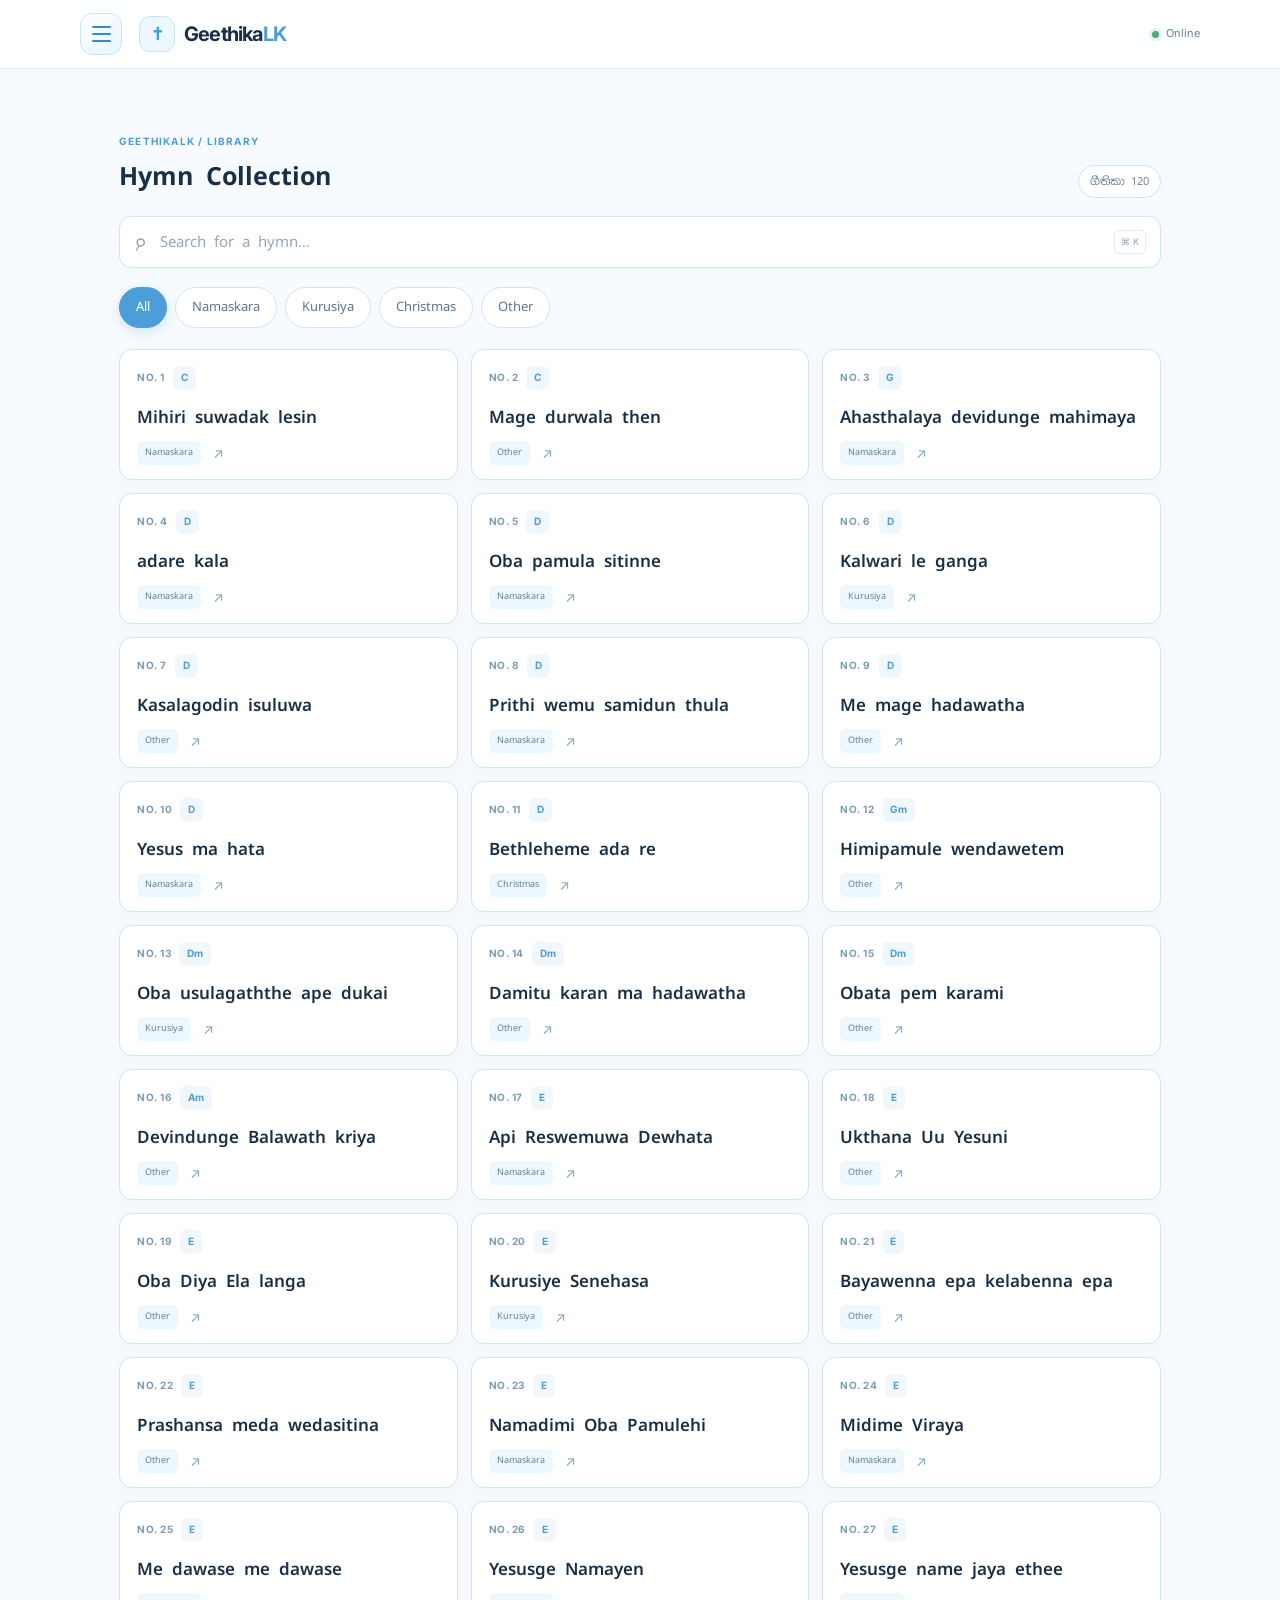
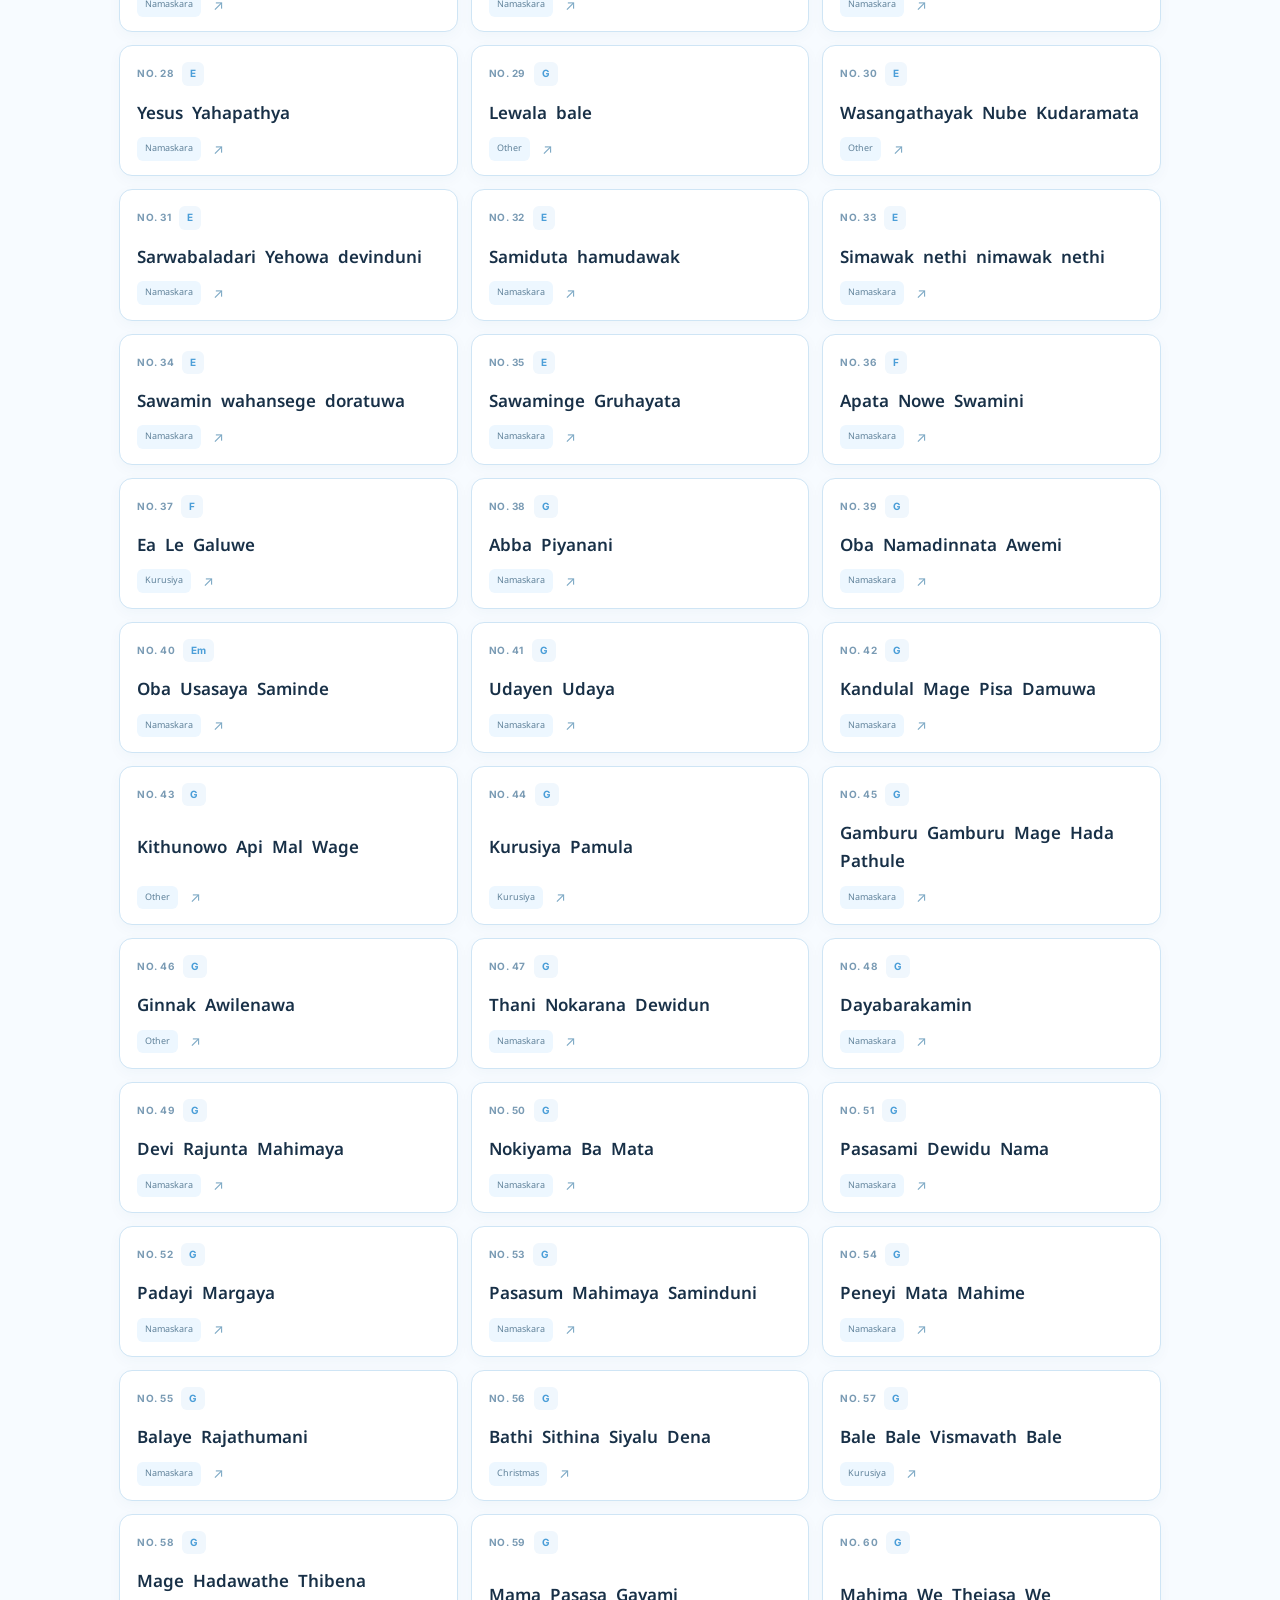
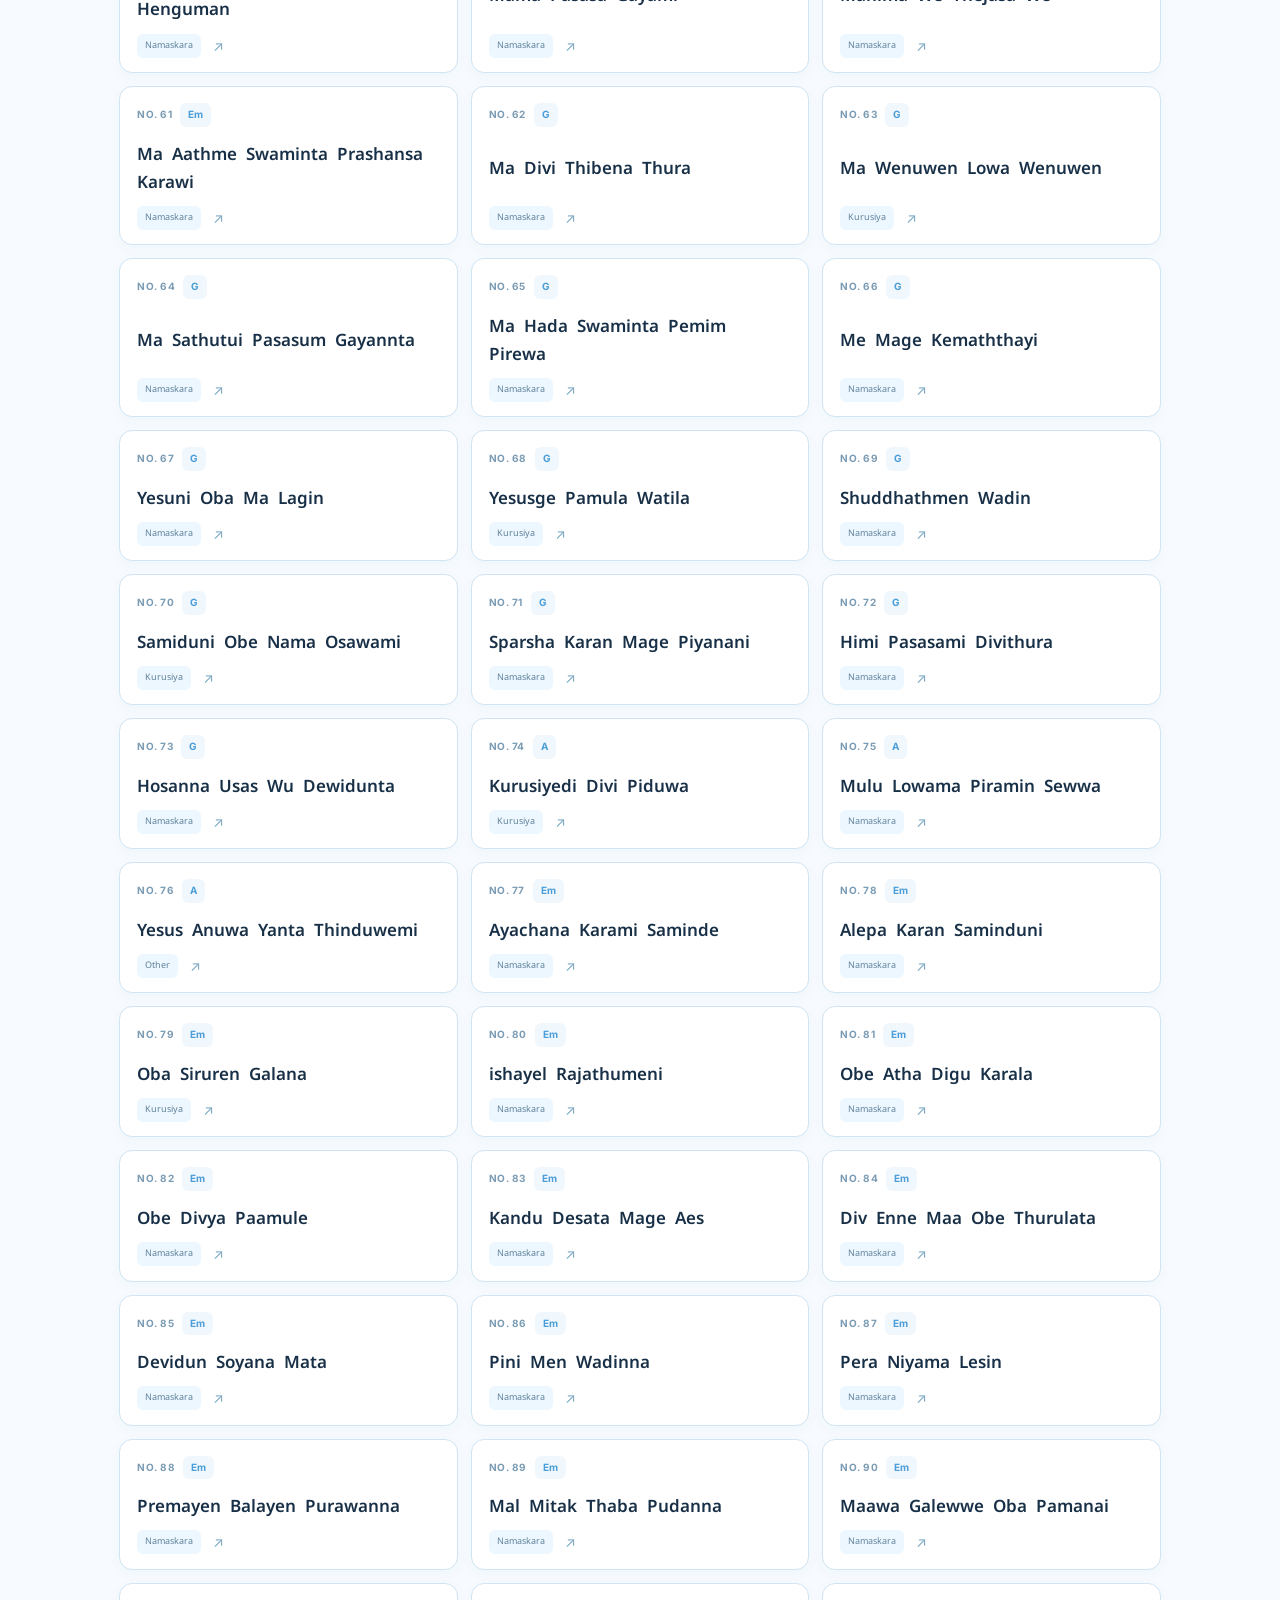
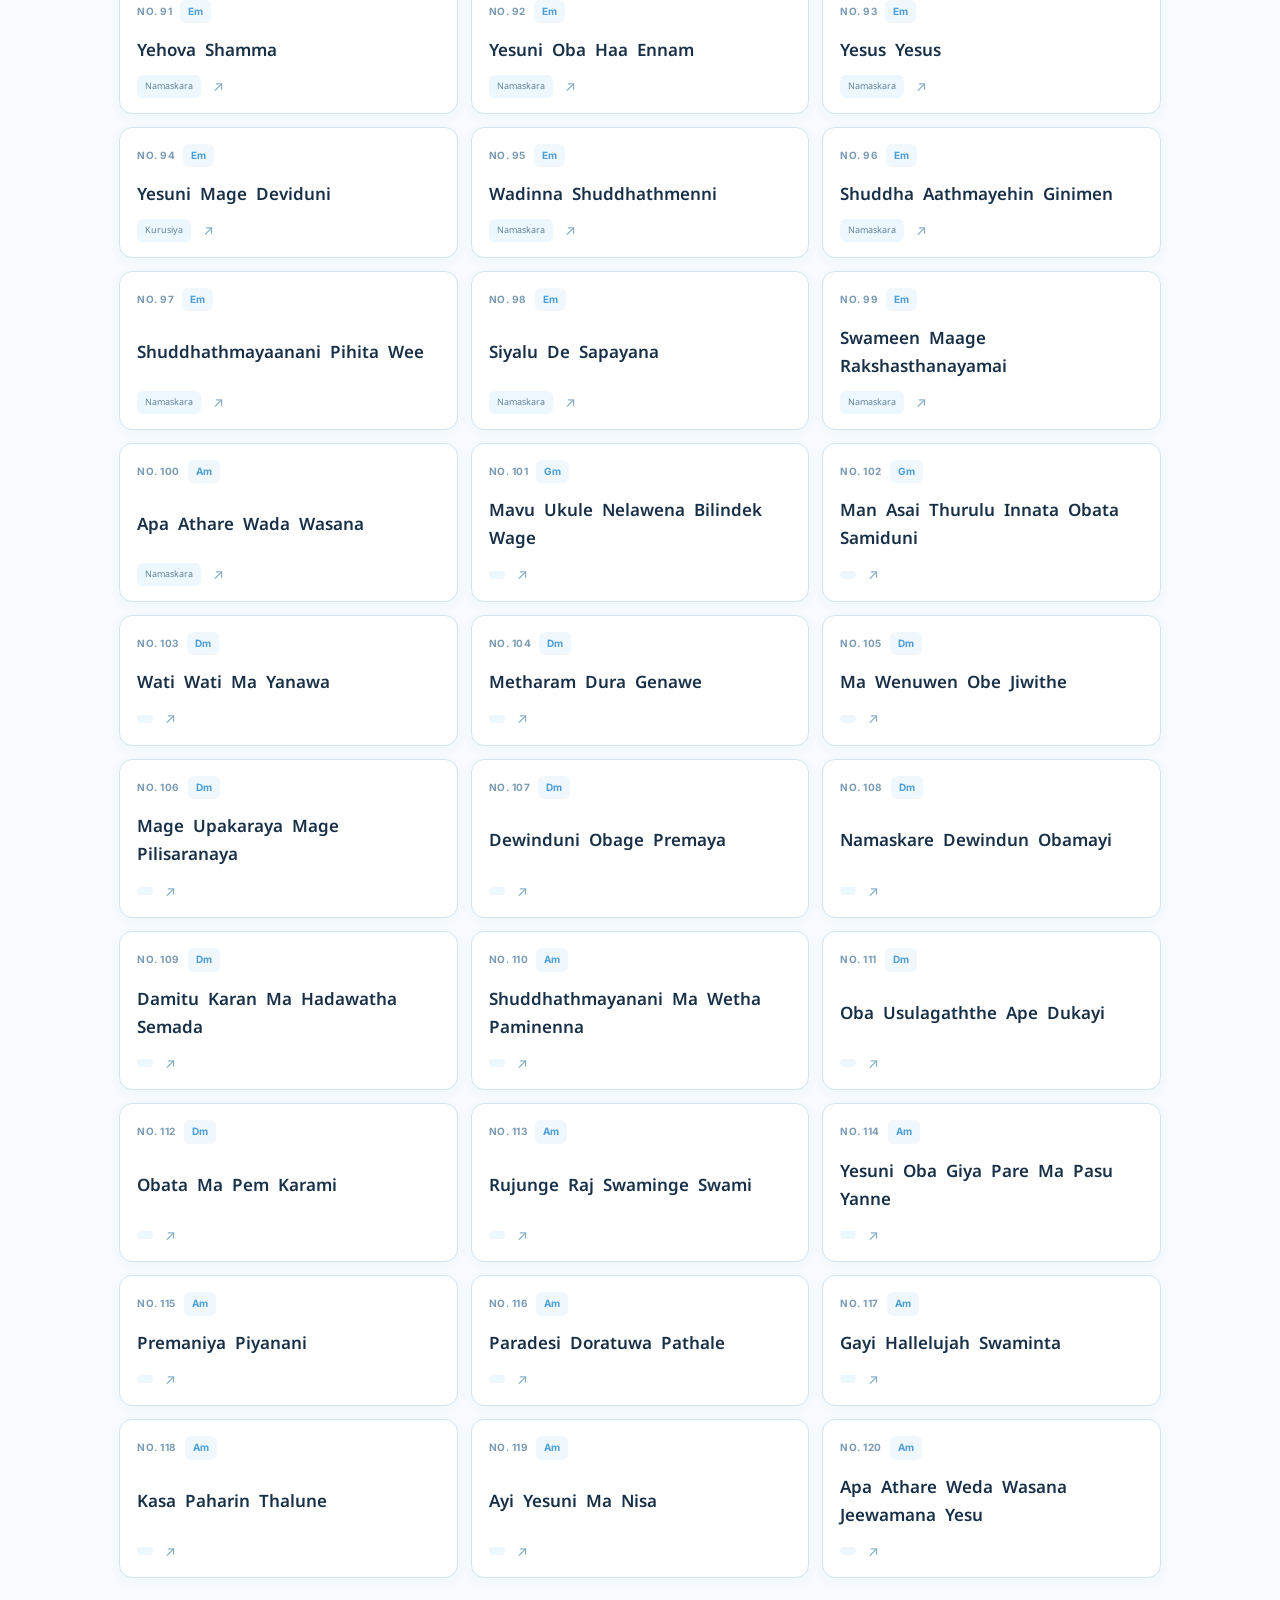
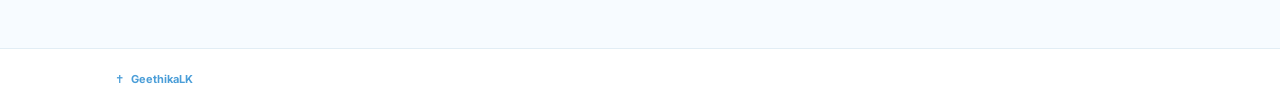
<file: index.html>
<!doctype html>
<html lang="si">
<head>
  <meta charset="utf-8">
  <meta name="viewport" content="width=device-width, initial-scale=1">
  <meta name="theme-color" content="#b9e2ff">
  <meta name="description" content="GeethikaLK — සිංහල ගීතිකා, Chords, ප්‍රියතම ගීතිකා සහ Offline පහසුකම්.">
  <title>GeethikaLK — සිංහල ගීතිකා</title>

  <link rel="icon" href="./icon.svg" type="image/svg+xml">
  <link rel="manifest" href="./manifest.json">

  <link rel="preconnect" href="https://fonts.googleapis.com">
  <link rel="preconnect" href="https://fonts.gstatic.com" crossorigin>
  <link href="https://fonts.googleapis.com/css2?family=Noto+Sans+Sinhala:wght@400;500;600;700&family=Inter:wght@400;500;600;700&display=swap" rel="stylesheet">

  <link rel="stylesheet" href="./styles.css">
</head>

<body class="app-page">

  <!-- HEADER -->
  <header class="site-header">
    <div class="header-inner">

      <button
        class="menu-toggle"
        id="menu-toggle"
        type="button"
        aria-label="Open navigation menu"
        aria-controls="app-sidebar"
        aria-expanded="false"
      >
        <span></span>
        <span></span>
        <span></span>
      </button>

      <a class="brand" href="./" aria-label="GeethikaLK home">
        <span class="brand-cross" aria-hidden="true">✝</span>
        <span>Geethika<span class="brand-lk">LK</span></span>
      </a>

      <div class="header-actions">
        <span class="offline-status" id="offline-status">
          <i></i>
          <span>Online</span>
        </span>
      </div>

    </div>
  </header>

  <!-- SIDEBAR OVERLAY -->
  <div
    class="sidebar-overlay"
    id="sidebar-overlay"
    hidden
  ></div>

  <!-- SIDEBAR -->
  <aside
    class="app-sidebar"
    id="app-sidebar"
    aria-label="Main navigation"
    aria-hidden="true"
    inert
  >

    <div class="sidebar-header">

      <a class="sidebar-brand" href="./">
        <span class="sidebar-brand-icon" aria-hidden="true">✝</span>

        <span>
          <strong>GeethikaLK</strong>
          
        </span>
      </a>

      <button
        class="sidebar-close"
        id="sidebar-close"
        type="button"
        aria-label="Close navigation menu"
      >
        ✕
      </button>

    </div>

    <nav class="sidebar-nav" aria-label="App menu">

      <p class="sidebar-label">LIBRARY</p>

      <button
        class="sidebar-item active"
        type="button"
        data-menu-action="all-hymns"
      >
        <span class="sidebar-item-icon" aria-hidden="true">⌂</span>
        <span>All Hymns</span>
        <span class="sidebar-item-arrow" aria-hidden="true">›</span>
      </button>

      <button
        class="sidebar-item"
        type="button"
        data-menu-action="favourites"
      >
        <span class="sidebar-item-icon" aria-hidden="true">♡</span>
        <span>My Favourite Hymns</span>
        <span class="sidebar-item-arrow" aria-hidden="true">›</span>
      </button>

      <p class="sidebar-label">PERSONALIZE</p>

      <button
        class="sidebar-item"
        type="button"
        data-menu-action="settings"
      >
        <span class="sidebar-item-icon" aria-hidden="true">⚙</span>
        <span>Settings</span>
        <span class="sidebar-item-arrow" aria-hidden="true">›</span>
      </button>

      <button
        class="sidebar-item"
        type="button"
        data-menu-action="about"
      >
        <span class="sidebar-item-icon" aria-hidden="true">ⓘ</span>
        <span>About Us</span>
        <span class="sidebar-item-arrow" aria-hidden="true">›</span>
      </button>

      <p class="sidebar-label">GET IN TOUCH</p>

      <a
        class="sidebar-item"
        href="mailto:emalkumarasiri2006@gmail.com"
      >
        <span class="sidebar-item-icon" aria-hidden="true">✉</span>
        <span>Email Us</span>
        <span class="sidebar-item-arrow" aria-hidden="true">↗</span>
      </a>

      <a
        class="sidebar-item"
        href="https://wa.me/94781017643"
        target="_blank"
        rel="noopener noreferrer"
      >
        <span class="sidebar-item-icon" aria-hidden="true">☏</span>
        <span>Contact Us</span>
        <span class="sidebar-item-arrow" aria-hidden="true">↗</span>
      </a>

    </nav>

    <div class="sidebar-footer">
      <span class="sidebar-footer-cross" aria-hidden="true">✝</span>
      <p>GeethikaLK</p>
      
      <small class="sidebar-version">Founder & Developer - Emal Kumarasiri</small>
    </div>

  </aside>

  <!-- SETTINGS DIALOG -->
  <dialog class="app-dialog" id="settings-dialog">

    <div class="dialog-header">
      <div>
        <span class="dialog-eyebrow">PERSONALIZE</span>
        <h2 id="settings-title">⚙️ Settings</h2>
      </div>

      <button
        class="dialog-close"
        type="button"
        data-close-dialog
        aria-label="Close settings"
      >✕</button>
    </div>

    <div class="dialog-content">

      <div class="settings-option">
        <div class="settings-option-text">
          <strong>Dark Mode</strong>
        </div>

        <label class="switch-control">
          <input type="checkbox" id="dark-mode-toggle">
          <span class="switch-slider"></span>
        </label>
      </div>

      <div class="settings-option">
        <div class="settings-option-text">
          <strong>Lyrics Font Size</strong>
         
        </div>

        <div class="font-size-controls">
          <button
            type="button"
            id="settings-font-down"
            aria-label="Decrease lyrics font size"
          >A−</button>

          <button
            type="button"
            id="settings-font-up"
            aria-label="Increase lyrics font size"
          >A+</button>
        </div>
      </div>

     

    </div>

    <div class="dialog-actions">
      <button class="dialog-primary" type="button" data-close-dialog>
        Done
      </button>
    </div>

  </dialog>

  <!-- ABOUT DIALOG -->
  <dialog class="app-dialog about-dialog" id="about-dialog">

    <div class="dialog-header">
      <div>
        <span class="dialog-eyebrow">ABOUT THE APP</span>
        <h2 id="about-title">About GeethikaLK</h2>
      </div>

      <button
        class="dialog-close"
        type="button"
        data-close-dialog
        aria-label="Close about"
      >✕</button>
    </div>

    <div class="about-content">

      <div class="about-app-icon" aria-hidden="true">✝</div>

      <h3>GeethikaLK</h3>
      <p class="about-sinhala-title">සිංහල ගීතිකා</p>

      <p class="about-description">GeethikaLK is a simple, fast and offline-ready app for Sri Lankan Christian Geethika. Search by number or title, view chords above lyrics, and instantly transpose keys to match your worship team. Built for worship, not for ads
      
      </p>

      <div class="about-divider"></div>

      <div class="about-detail">
        <span>Developer</span>
        <strong>Emal kumarasiri</strong>
      </div>

      <div class="about-detail">
        <span>Email</span>
        <a href="mailto:emalkumarasiri2006@gmail.com">
          emalkumarasiri2006@gmail.com
        </a>
      </div>

      <div class="about-detail">
        <span>App</span>
        <strong>GeethikaLK</strong>
      </div>

    </div>

    <div class="dialog-actions">
      <button class="dialog-primary" type="button" data-close-dialog>
        Close
      </button>
    </div>

  </dialog>

  <!-- MAIN CONTENT -->
  <main class="app-shell">

    <!-- HOME VIEW -->
    <section
      class="home-view"
      id="home-view"
      aria-labelledby="home-title"
    >

      <div class="catalog-section">

        <div class="catalog-top">
          <div>
            <p class="section-kicker">GEETHIKALK / LIBRARY</p>
            <h2 id="catalog-title">Hymn Collection</h2>
          </div>

          <span class="song-count" id="song-count">0 Hymns</span>
        </div>

        <label class="search-wrap" for="song-search">
          <span class="search-icon" aria-hidden="true">⌕</span>

          <input
            id="song-search"
            type="search"
            placeholder="Search for a hymn…"
            autocomplete="off"
          >

          <kbd>⌘ K</kbd>
        </label>

        <div
          class="category-bar"
          id="category-bar"
          role="group"
          aria-label="Hymn Category"
        ></div>

        <div
          class="song-grid"
          id="song-grid"
          aria-live="polite"
        ></div>

        <div class="empty-state" id="empty-state" hidden>
          <span aria-hidden="true">✝</span>
          <h3>No Hymns Found</h3>
          <p>Try searching again with a different word or category.</p>
        </div>

      </div>

    </section>

    <!-- INDIVIDUAL SONG VIEW -->
    <section
      class="song-view"
      id="song-view"
      aria-labelledby="song-title"
      hidden
    >

      <button class="back-button" id="back-button" type="button">
        <span aria-hidden="true">←</span>
        Hymn Collection
      </button>

      <div class="song-heading">

        <div>
          <div class="song-meta-line">
            <span class="song-number" id="view-number"></span>
            <span class="meta-separator">/</span>
            <span class="song-category" id="view-category"></span>
          </div>

          <h1 id="song-title"></h1>
          <p class="original-key" id="original-key"></p>
        </div>

        <span class="song-cross" aria-hidden="true">✝</span>

      </div>

      <div class="song-toolbar" role="toolbar" aria-label="Hymn Controls">

        <div class="tool-group transpose-group">
          <span class="tool-caption">Key</span>

          <button
            class="tool-button"
            id="transpose-down"
            type="button"
            aria-label="Key අඩු කරන්න"
          >−</button>

          <span class="current-key" id="current-key">Key: G</span>

          <button
            class="tool-button"
            id="transpose-up"
            type="button"
            aria-label="Key වැඩි කරන්න"
          >+</button>
        </div>

        <div class="tool-group font-group">
          <span class="tool-caption">Font Size</span>

          <button
            class="tool-button"
            id="font-down"
            type="button"
            aria-label="Font Size කුඩා කරන්න"
          >A−</button>

          <button
            class="tool-button"
            id="font-up"
            type="button"
            aria-label="Font Size විශාල කරන්න"
          >A+</button>
        </div>

        <button
          class="tool-button scroll-button"
          id="autoscroll-button"
          type="button"
          aria-pressed="false"
        >
          <span aria-hidden="true">▶</span>
          <span>AutoScroll</span>
        </button>

        <button
          class="tool-button favourite-button"
          id="favourite-button"
          type="button"
          aria-pressed="false"
          aria-label="Mark as Favourite"
        >
          <span aria-hidden="true">☆</span>
          <span class="favourite-label">Favourite</span>
        </button>

      </div>

      <div class="sample-notice" id="sample-notice" hidden>
        
      </div>

      <article class="lyrics-card">

        <div class="lyrics-topline">
          <span>Lyrics and Chords</span>
          <span class="lyrics-hint">Chords are shown in blue</span>
        </div>

        <div
          class="lyrics-content"
          id="lyrics-content"
          aria-live="polite"
        ></div>

      </article>

      <div class="song-bottom-note">
        <span class="note-cross" aria-hidden="true">✝</span>
        <span>Let Us Worship Through Music</span>
        <span class="note-rule"></span>
      </div>

    </section>

  </main>

  <!-- FOOTER -->
  <footer class="site-footer">

    <div class="footer-inner">

      <span class="footer-mark">
        <span aria-hidden="true">✝</span>
        GeethikaLK
      </span>

     
      
    </div>

  </footer>

  <script src="./app.js" defer></script>

</body>
</html>
</file>
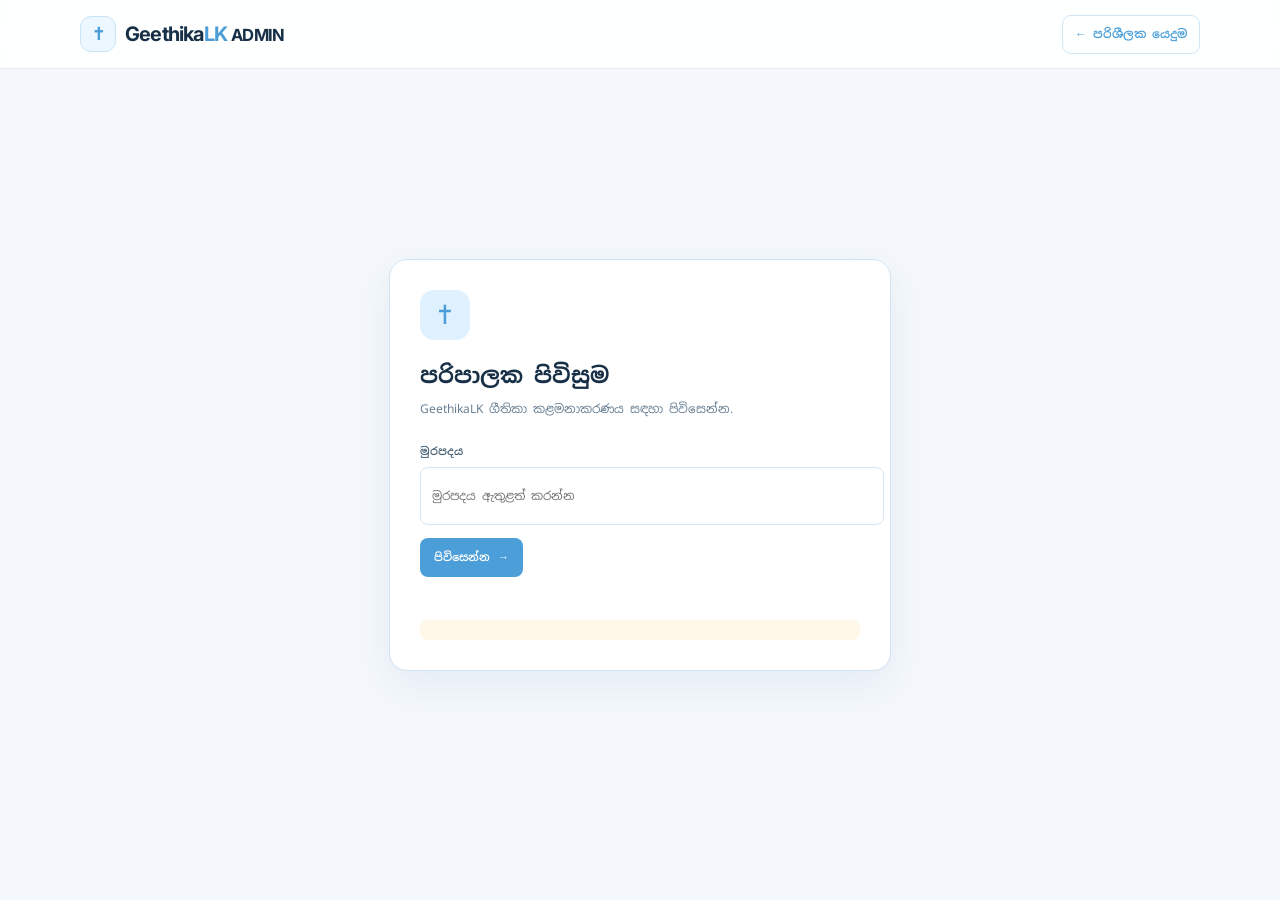
<file: admin.html>
<!doctype html>
<html lang="si">
<head>
  <meta charset="utf-8">
  <meta name="viewport" content="width=device-width, initial-scale=1">
  <meta name="theme-color" content="#eef7ff">
  <meta name="description" content="GeethikaLK Admin — manage geethikas and chord sheets.">
  <title>Admin — GeethikaLK</title>
  <link rel="icon" href="./icon.svg" type="image/svg+xml">
  <link rel="manifest" href="./manifest.json">
  <link rel="preconnect" href="https://fonts.googleapis.com">
  <link rel="preconnect" href="https://fonts.gstatic.com" crossorigin>
  <link href="https://fonts.googleapis.com/css2?family=Noto+Sans+Sinhala:wght@400;500;600;700&family=Inter:wght@400;500;600;700&display=swap" rel="stylesheet">
  <link rel="stylesheet" href="./styles.css">
</head>
<body class="admin-page">
  <header class="site-header"><div class="header-inner"><a class="brand" href="./" aria-label="GeethikaLK home"><span class="brand-cross" aria-hidden="true">✝</span><span>Geethika<span class="brand-lk">LK</span> <small>ADMIN</small></span></a><div class="header-actions"><a class="admin-link" href="./">← පරිශීලක යෙදුම</a><button class="admin-link" id="logout-button" type="button" hidden>ඉවත් වන්න</button></div></div></header>
  <main class="admin-shell">
    <section class="login-wrap" id="login-screen" aria-labelledby="login-title">
      <form class="login-card" id="login-form">
        <span class="login-icon" aria-hidden="true">✝</span>
        <h1 id="login-title">පරිපාලක පිවිසුම</h1>
        <p>GeethikaLK ගීතිකා කළමනාකරණය සඳහා පිවිසෙන්න.</p>
        <div class="field"><label for="admin-password">මුරපදය</label><input id="admin-password" type="password" autocomplete="current-password" required placeholder="මුරපදය ඇතුළත් කරන්න"></div>
        <button class="btn btn-primary" type="submit">පිවිසෙන්න <span aria-hidden="true">→</span></button>
        <div class="login-error" id="login-error" role="alert"></div>
        <div class="security-note"></div>
      </form>
    </section>

    <section id="admin-dashboard" hidden>
      <div class="admin-top"><div><p class="section-kicker">GEETHIKALK / ADMIN PANEL</p><h1>ගීතිකා කළමනාකරණය</h1><p>ගීතිකා එක් කරන්න, සංස්කරණය කරන්න, සහ JSON යාවත්කාලීන කරන්න.</p></div><span class="song-count" id="admin-song-count">ගීතිකා 0</span></div>
      <div class="admin-warning"><strong>වැදගත්:</strong> Save කළ දත්ත මෙම browser එකේ localStorage තුළයි. එය සියලු අමුත්තන්ට ලබාදීමට පහත JSON ගොනුව <code>geethika.json</code> ලෙස site එකේ යාවත්කාලීන කරන්න.</div>
      <div class="admin-layout">
        <section class="panel" aria-labelledby="form-title">
          <div class="panel-heading"><div><h2 id="form-title">ගීතිකාව එක් කරන්න / සංස්කරණය කරන්න</h2><p>පද ඇතුළත් කර chord preview එක බලන්න.</p></div><span class="song-count" id="form-mode">නව ගීතිකාව</span></div>
          <form id="song-form">
            <input id="original-number" type="hidden">
            <div class="inline-fields"><div class="field"><label for="song-number">Number</label><input id="song-number" type="number" min="1" step="1" required placeholder="1"></div><div class="field"><label for="song-title-input">Title (Sinhala)</label><input id="song-title-input" type="text" required placeholder="ගීතිකාවේ නම" autocomplete="off"></div></div>
            <div class="inline-fields second-row"><div class="field"><label for="song-category">Category</label><select id="song-category" required><option value="Namaskara">Namaskara</option><option value="Kurusiya">Kurusiya</option><option value="Christmas">Christmas</option><option value="Other">other</option></select></div><div class="field"><label for="song-key">Key</label><select id="song-key" required></select></div></div>
            <div class="field"><label for="song-lyrics">Lyrics with Chords</label><textarea id="song-lyrics" class="code-input" required spellcheck="false" placeholder="[G]Yesu [C]mama [D]saranai&#10;[G]ඔබගේ ගී පද මෙහි එක් කරන්න"></textarea><span class="field-help">Type like [G]Yesu [C]mama — chord එකක් සඳහා [G], [C], [D] ලෙස ලියන්න. සෑම පේළියක්ම වෙනම තබන්න.</span></div>
            <div class="form-actions"><button class="btn btn-primary" type="submit">Save Geethika</button><button class="btn btn-secondary" id="clear-form" type="button">Clear</button><button class="btn btn-soft" id="export-json" type="button">Export JSON ↓</button></div>
            <div class="admin-status" id="admin-status" role="status"></div>
          </form>
        </section>
        <div class="admin-right">
          <section class="panel" aria-labelledby="preview-title"><div class="panel-heading"><div><h2 id="preview-title">Live Preview</h2><p>චෝර්ඩ්ස් පදයට ඉහළින් පෙන්වයි.</p></div></div><div class="preview-song"><div class="preview-meta"><span id="preview-number">No. 1</span><span>·</span><span id="preview-category">Prashansa</span></div><h3 id="preview-name">ගීතිකාවේ නම</h3><div class="preview-key" id="preview-key">Key: G</div><div class="preview-lyrics" id="preview-lyrics"><span class="preview-placeholder">පද මෙහි දිස්වේ…</span></div></div></section>
          <section class="panel" aria-labelledby="existing-title"><div class="panel-heading"><div><h2 id="existing-title">දැනට ඇති ගීතිකා</h2><p>Edit හෝ Delete තෝරන්න.</p></div></div><div class="song-admin-list" id="song-admin-list"></div></section>
          <section class="panel json-panel" aria-labelledby="json-title"><div class="panel-heading"><div><h2 id="json-title">JSON ගොනුව</h2><p>අලුත්ම geethika ලැයිස්තුව.</p></div></div><div class="field"><textarea class="json-output" id="json-output" readonly aria-label="Geethika JSON export"></textarea></div><p class="json-instruction">Copy this JSON to geethika.json file to make it live permanently</p><div class="json-actions"><button class="btn btn-secondary" id="copy-json" type="button">Copy JSON</button><label class="btn btn-soft" for="import-file">Import JSON ↑</label><input class="import-input" id="import-file" type="file" accept=".json,application/json"></div><div class="admin-status" id="import-status" role="status"></div></section>
        </div>
      </div>
    </section>
  </main>
  <script src="./admin.js" defer></script>
</body>
</html>
</file>
<file: styles.css>
@import url('https://fonts.googleapis.com/css2?family=Noto+Sans+Sinhala:wght@400;500;600;700&family=Inter:wght@400;500;600;700&display=swap');

:root {
color-scheme: light;
--ink: #183047;
--muted: #687f93;
--blue: #78bdf0;
--blue-deep: #4b9ed8;
--blue-soft: #dff1ff;
--blue-pale: #edf7ff;
--line: #cfe5f5;
--white: #fff;
--orange: #e98535;
--green: #2b8a69;
--shadow: 0 14px 40px rgba(43, 91, 128, .08);
--sans: 'Inter', 'Noto Sans Sinhala', system-ui, sans-serif;
--si: 'Noto Sans Sinhala', 'Iskoola Pota', 'Nirmala UI', sans-serif;
}

{ box-sizing: border-box; }
[hidden] { display: none !important; }
html { scroll-behavior: smooth; }
body { margin: 0; color: var(--ink); background: #f7fbff; font-family: var(--si); font-size: 16px; line-height: 1.75; -webkit-font-smoothing: antialiased; }
button, input, select, textarea { font: inherit; }
button, a { -webkit-tap-highlight-color: transparent; }
a { color: inherit; text-decoration: none; }
button { color: inherit; }
::selection { background: #c7e6fb; color: #17344d; }
.skip-link { position: fixed; z-index: 100; top: -60px; left: 12px; padding: 9px 14px; border-radius: 8px; background: var(--blue-deep); color: white; }
.skip-link:focus { top: 12px; }
.site-header { position: sticky; z-index: 20; top: 0; border-bottom: 1px solid rgba(219,232,242,.8); background: rgba(255,255,255,.88); backdrop-filter: blur(15px); }
.header-inner { width: min(1120px,calc(100% - 40px)); min-height: 68px; margin: auto; display: flex; align-items: center; justify-content: space-between; }
.brand { display: inline-flex; align-items: center; gap: 9px; color: var(--ink); font-family: var(--sans); font-size: 20px; font-weight: 700; letter-spacing: -.04em; }
.brand-cross { display: grid; width: 34px; height: 34px; place-items: center; border: 1px solid #cae3f4; border-radius: 11px; background: var(--blue-pale); color: var(--blue-deep); font-family: var(--si); font-size: 18px; }
.brand-lk { color: var(--blue-deep); }
.header-actions { display: flex; align-items: center; gap: 20px; }
.offline-status { display: inline-flex; align-items: center; gap: 7px; color: var(--muted); font-family: var(--sans); font-size: 11px; }
.offline-status i { width: 7px; height: 7px; border-radius: 50%; background: #47aa7a; box-shadow: 0 0 0 3px #e4f5eb; }
.offline-status.is-offline i { background: #dc944a; box-shadow: 0 0 0 3px #fff0dd; }
.admin-link { padding: 8px 12px; border: 1px solid var(--line); border-radius: 9px; color: var(--blue-deep); font-size: 12px; font-weight: 600; }
.admin-link span { margin-left: 5px; font-family: var(--sans); }
.admin-link:hover { border-color: #a8d2ef; background: var(--blue-pale); }
.app-shell { width: min(1050px,calc(100% - 40px)); min-height: calc(100vh - 140px); margin: 30px auto 70px; }
.hero-banner { position: relative; display: flex; min-height: 205px; align-items: center; justify-content: space-between; overflow: hidden; padding: 32px 46px; border: 1px solid #d7eaf8; border-radius: 22px; background: linear-gradient(110deg,#eaf6ff 0%,#f4faff 55%,#e4f2fb 100%); box-shadow: 0 8px 28px rgba(64,124,166,.06); }
.hero-copy { position: relative; z-index: 2; }
.eyebrow,.section-kicker { margin: 0; color: var(--blue-deep); font-family: var(--sans); font-size: 10px; font-weight: 700; letter-spacing: .12em; }
.eyebrow { display: flex; align-items: center; gap: 8px; font-family: var(--si); font-size: 11px; letter-spacing: 0; }
.eyebrow-cross { font-size: 18px; }
.hero-banner h1 { margin: 12px 0 4px; font-size: clamp(28px,4.3vw,38px); font-weight: 700; letter-spacing: -.04em; line-height: 1.45; }
.hero-dot { color: var(--blue-deep); }
.hero-subtitle { margin: 4px 0 0; color: var(--muted); font-size: 15px; }
.hero-emblem { position: relative; display: grid; width: 160px; height: 160px; flex: 0 0 auto; place-items: center; margin-right: 52px; border-radius: 50%; background: rgba(255,255,255,.45); }
.emblem-ring { position: absolute; inset: 12px; border: 1px solid rgba(73,145,193,.2); border-radius: 50%; }
.ring-two { inset: 25px; border-style: dashed; border-color: rgba(73,145,193,.23); }
.emblem-cross { color: var(--blue-deep); font-size: 60px; line-height: 1; text-shadow: 0 5px 18px rgba(57,126,174,.16); }
.emblem-rays { position: absolute; right: 13px; bottom: 19px; color: #e4a46c; font-size: 24px; }
.catalog-section { padding: 34px 4px 0; }
.catalog-top { display: flex; align-items: end; justify-content: space-between; gap: 15px; margin-bottom: 18px; }
.catalog-top h2 { margin: 4px 0 0; font-size: 25px; font-weight: 700; }
.song-count { padding: 6px 11px; border: 1px solid var(--line); border-radius: 30px; background: white; color: var(--muted); font-size: 11px; }
.search-wrap { display: flex; min-height: 50px; align-items: center; gap: 11px; padding: 0 14px; border: 1px solid var(--line); border-radius: 12px; background: white; box-shadow: 0 3px 12px rgba(43,91,128,.025); }
.search-wrap:focus-within { border-color: #83bde5; box-shadow: 0 0 0 3px rgba(93,165,218,.13); }
.search-icon { color: #7492a8; font-family: var(--sans); font-size: 24px; line-height: 1; transform: rotate(-15deg); }
.search-wrap input { width: 100%; min-width: 0; border: 0; outline: 0; background: transparent; color: var(--ink); font-size: 15px; }
.search-wrap input::placeholder { color: #94a7b7; }
.search-wrap kbd { padding: 3px 6px; border: 1px solid #e1eaf1; border-radius: 5px; color: #91a3b0; font-family: var(--sans); font-size: 9px; white-space: nowrap; }
.category-bar { display: flex; flex-wrap: wrap; gap: 8px; margin: 19px 0 21px; }
.category-button { min-height: 40px; padding: 8px 16px; border: 1px solid var(--line); border-radius: 30px; background: white; color: #5e778c; cursor: pointer; font-size: 13px; transition: color .18s,background .18s,border-color .18s,transform .18s; }
.category-button:hover { transform: translateY(-1px); border-color: #a6cfe9; color: var(--blue-deep); }
.category-button[aria-pressed="true"] { border-color: var(--blue-deep); background: var(--blue-deep); color: white; box-shadow: 0 4px 12px rgba(57,126,174,.18); }
.song-grid { display: grid; grid-template-columns: repeat(3,minmax(0,1fr)); gap: 13px; }
.song-card { position: relative; display: flex; min-height: 128px; flex-direction: column; justify-content: space-between; padding: 16px 17px 14px; border: 1px solid var(--line); border-radius: 13px; background: white; box-shadow: 0 4px 14px rgba(33,82,117,.035); cursor: pointer; text-align: left; transition: transform .2s,border-color .2s,box-shadow .2s; }
.song-card:hover,.song-card:focus-visible { transform: translateY(-3px); border-color: #a8d3ef; box-shadow: var(--shadow); outline: 0; }
.card-top { display: flex; align-items: center; justify-content: space-between; gap: 8px; }
.card-number { color: #7a9bb4; font-family: var(--sans); font-size: 10px; font-weight: 700; letter-spacing: .05em; }
.card-key { padding: 3px 8px; border-radius: 6px; background: #f0f7fd; color: var(--blue-deep); font-family: var(--sans); font-size: 10px; font-weight: 700; }
.card-title { margin: 13px 0 10px; color: var(--ink); font-size: 17px; font-weight: 600; line-height: 1.65; }
.card-bottom { display: flex; align-items: center; justify-content: space-between; gap: 6px; }
.category-tag { display: inline-flex; align-items: center; gap: 5px; padding: 4px 8px; border-radius: 6px; background: var(--blue-pale); color: #60829a; font-size: 9px; }
.card-arrow { color: #7da9c5; font-family: var(--sans); font-size: 14px; }
.card-favourite { color: #e4a34f; font-size: 13px; }
.empty-state { padding: 50px 15px; border: 1px dashed #cbddea; border-radius: 14px; background: white; text-align: center; }
.empty-state > span { color: var(--blue); font-size: 30px; }.empty-state h3 { margin: 8px 0 4px; font-size: 16px; }.empty-state p { margin: 0; color: var(--muted); font-size: 12px; }


.song-view { max-width: 830px; margin: 0 auto; }
.back-button { display: inline-flex; align-items: center; gap: 8px; margin: 8px 0 24px; padding: 6px 0; border: 0; background: none; color: var(--blue-deep); cursor: pointer; font-size: 12px; font-weight: 600; }
.back-button span { font-family: var(--sans); font-size: 17px; }
.song-heading { display: flex; align-items: center; justify-content: space-between; gap: 20px; padding: 25px 27px; border: 1px solid #d8eaf7; border-radius: 16px 16px 0 0; background: linear-gradient(110deg,#eef8ff,#f8fcff); }
.song-meta-line { display: flex; align-items: center; gap: 8px; color: var(--blue-deep); font-size: 10px; font-weight: 600; }.song-number { font-family: var(--sans); font-weight: 700; }.meta-separator { color: #99b7cc; }.song-category { color: #718da1; }
.song-heading h1 { margin: 7px 0 2px; font-size: clamp(25px,4vw,34px); font-weight: 700; line-height: 1.5; }.original-key { margin: 2px 0 0; color: var(--muted); font-family: var(--sans); font-size: 11px; }.song-cross { display: grid; width: 44px; height: 44px; flex: 0 0 auto; place-items: center; border-radius: 13px; background: white; color: var(--blue-deep); box-shadow: 0 3px 12px rgba(40,103,149,.1); font-size: 24px; }
.song-toolbar { display: flex; flex-wrap: wrap; align-items: center; gap: 9px; padding: 13px 17px; border: 1px solid var(--line); border-top: 0; background: white; }
.tool-group { display: flex; align-items: center; gap: 6px; padding-right: 12px; border-right: 1px solid #e7eef4; }.tool-caption { margin-right: 3px; color: #7a91a3; font-size: 10px; }.tool-button { display: inline-flex; min-width: 34px; min-height: 34px; align-items: center; justify-content: center; gap: 6px; padding: 4px 9px; border: 1px solid #dce8f1; border-radius: 8px; background: #fbfdff; color: #44667e; cursor: pointer; font-family: var(--sans); font-size: 11px; font-weight: 600; transition: background .18s,border-color .18s,color .18s; }.tool-button:hover { border-color: #a8d3ef; background: var(--blue-pale); color: var(--blue-deep); }.tool-button:focus-visible,.category-button:focus-visible,.back-button:focus-visible { outline: 3px solid rgba(93,165,218,.32); outline-offset: 2px; }.current-key { min-width: 58px; color: var(--ink); font-family: var(--sans); font-size: 11px; font-weight: 700; text-align: center; }.scroll-button[aria-pressed="true"] { border-color: #b7d7ec; background: var(--blue-soft); color: var(--blue-deep); }.favourite-button { margin-left: auto; }.favourite-button[aria-pressed="true"] { border-color: #f2d7a5; background: #fff8ea; color: #bc7b23; }.favourite-button[aria-pressed="true"] span:first-child { color: #e99e2f; }
.sample-notice { margin-top: 14px; padding: 10px 13px; border: 1px solid #f3e1c1; border-radius: 9px; background: #fffaf0; color: #806639; font-size: 10px; line-height: 1.7; }.sample-notice span { margin-right: 5px; font-family: var(--sans); }
.lyrics-card { min-height: 300px; padding: 22px 27px 28px; border: 1px solid var(--line); border-top: 0; border-radius: 0 0 16px 16px; background: white; box-shadow: 0 9px 28px rgba(43,91,128,.04); }.lyrics-topline { display: flex; align-items: center; justify-content: space-between; gap: 10px; padding-bottom: 14px; border-bottom: 1px solid #edf2f6; color: var(--ink); font-size: 12px; font-weight: 600; }.lyrics-hint { color: #9aaab6; font-size: 9px; font-weight: 400; }.lyrics-content { --lyrics-font-size: 26px; padding-top: 23px; overflow-x: auto; color: #304b61; font-size: var(--lyrics-font-size); line-height: 2.35; }.lyric-line { min-height: 1.7em; white-space: pre-wrap; }.lyric-unit { display: inline-flex; flex-direction: column; justify-content: flex-end; vertical-align: bottom; line-height: 1.3; white-space: pre-wrap; }.chord-label { min-height: 1em; color: var(--orange); font-family: var(--sans); font-size: .52em; font-weight: 700; line-height: 1.4; }.lyric-text { white-space: pre-wrap; }.song-bottom-note { display: flex; align-items: center; gap: 9px; margin-top: 22px; color: #8194a3; font-size: 10px; }.note-cross { color: var(--blue); font-size: 17px; }.note-rule { width: 35px; height: 1px; margin-left: auto; background: #c8dce9; }

.site-footer { border-top: 1px solid #e2edf5; background: white; }.footer-inner { display: flex; width: min(1050px,calc(100% - 40px)); min-height: 60px; align-items: center; justify-content: space-between; gap: 15px; margin: auto; color: #7b91a2; font-size: 10px; }.footer-mark { color: var(--blue-deep); font-family: var(--sans); font-size: 11px; font-weight: 700; }.footer-mark span { margin-right: 4px; }.footer-inner > a { color: #6488a2; }

/* Admin panel */
.admin-page { min-height: 100vh; background: #f4f8fc; }
.admin-shell { width: min(1240px,calc(100% - 40px)); margin: 26px auto 60px; }
.admin-top { display: flex; align-items: center; justify-content: space-between; gap: 20px; margin-bottom: 20px; }.admin-top h1 { margin: 8px 0 2px; font-size: 25px; line-height: 1.45; }.admin-top p { margin: 0; color: var(--muted); font-size: 12px; }.admin-top .admin-link { background: white; }
.login-wrap { display: grid; min-height: calc(100vh - 160px); place-items: center; }.login-card { width: min(440px,100%); padding: 30px; border: 1px solid var(--line); border-radius: 18px; background: white; box-shadow: var(--shadow); }.login-icon { display: grid; width: 50px; height: 50px; place-items: center; border-radius: 14px; background: var(--blue-soft); color: var(--blue-deep); font-size: 28px; }.login-card h1 { margin: 16px 0 5px; font-size: 22px; }.login-card > p { margin: 0 0 22px; color: var(--muted); font-size: 12px; }.login-error { min-height: 22px; margin-top: 8px; color: #ba5148; font-size: 11px; }.security-note { margin-top: 13px; padding: 10px 12px; border-radius: 8px; background: #fff8e9; color: #7c6740; font-size: 10px; line-height: 1.7; }
.field { display: grid; gap: 6px; margin-bottom: 13px; }.field label { color: #4b6578; font-size: 11px; font-weight: 600; }.field input,.field select,.field textarea { width: 100%; border: 1px solid #d9e5ee; border-radius: 8px; outline: none; background: #fff; color: var(--ink); font-size: 12px; }.field input,.field select { min-height: 40px; padding: 8px 11px; }.field textarea { min-height: 200px; padding: 12px; resize: vertical; font-family: var(--si); line-height: 1.9; }.field textarea.code-input { font-family: var(--sans); font-size: 13px; }.field input:focus,.field select:focus,.field textarea:focus { border-color: #80b7db; box-shadow: 0 0 0 3px rgba(93,165,218,.13); }.field-help { color: #8396a5; font-size: 9px; }.inline-fields { display: grid; grid-template-columns: .7fr 1.3fr; gap: 12px; }.inline-fields.second-row { grid-template-columns: 1fr 1fr; }
.btn { display: inline-flex; min-height: 39px; align-items: center; justify-content: center; gap: 8px; padding: 7px 13px; border: 1px solid transparent; border-radius: 8px; cursor: pointer; font-size: 11px; font-weight: 600; transition: background .18s,border-color .18s,transform .18s; }.btn:hover { transform: translateY(-1px); }.btn-primary { background: var(--blue-deep); color: white; }.btn-primary:hover { background: #286b9b; }.btn-secondary { border-color: var(--line); background: white; color: #526d82; }.btn-secondary:hover { border-color: #a8cbe3; background: var(--blue-pale); }.btn-danger { border-color: #f1d7d5; background: #fffafa; color: #ba5148; }.btn-soft { border-color: #d8eaf7; background: var(--blue-pale); color: var(--blue-deep); }
.admin-warning { margin-bottom: 17px; padding: 11px 14px; border: 1px solid #f1e0ba; border-radius: 9px; background: #fffaf0; color: #78643d; font-size: 10px; line-height: 1.7; }.admin-layout { display: grid; grid-template-columns: minmax(0,1.03fr) minmax(340px,.97fr); align-items: start; gap: 17px; }.panel { padding: 20px; border: 1px solid var(--line); border-radius: 14px; background: white; box-shadow: 0 5px 18px rgba(43,91,128,.035); }.panel-heading { display: flex; align-items: center; justify-content: space-between; gap: 12px; margin-bottom: 16px; }.panel-heading h2 { margin: 0; font-size: 15px; }.panel-heading p { margin: 3px 0 0; color: var(--muted); font-size: 10px; }.form-actions { display: flex; flex-wrap: wrap; gap: 8px; margin: 7px 0 0; }.admin-right { display: grid; gap: 15px; }.preview-song { min-height: 190px; padding: 16px; border: 1px solid #dbe8f2; border-radius: 11px; background: linear-gradient(160deg,#f6fbff,#fff); }.preview-meta { display: flex; gap: 7px; color: var(--blue-deep); font-size: 9px; }.preview-song h3 { margin: 6px 0 3px; font-size: 18px; }.preview-key { color: var(--muted); font-family: var(--sans); font-size: 10px; }.preview-lyrics { margin-top: 14px; padding-top: 12px; border-top: 1px solid #e3edf5; color: #304b61; font-size: 19px; line-height: 2.2; }.preview-lyrics .lyric-line { min-height: 1.6em; }.preview-lyrics .chord-label { font-size: 9px; }.preview-placeholder { color: #98a9b6; font-size: 12px; }
.song-admin-list { display: grid; gap: 7px; }.admin-song-row { display: flex; align-items: center; justify-content: space-between; gap: 10px; padding: 10px 11px; border: 1px solid #e7eef4; border-radius: 9px; }.admin-song-main { min-width: 0; }.admin-song-main strong { display: block; overflow: hidden; color: var(--ink); font-size: 11px; text-overflow: ellipsis; white-space: nowrap; }.admin-song-main span { display: block; color: #7a91a3; font-size: 9px; }.admin-song-actions { display: flex; flex: 0 0 auto; gap: 5px; }.admin-song-actions .btn { min-height: 30px; padding: 4px 8px; font-size: 9px; }.json-output { min-height: 180px !important; font-family: ui-monospace,SFMono-Regular,Consolas,monospace !important; font-size: 10px !important; line-height: 1.55 !important; }.json-instruction { margin: 8px 0 0; color: #536f84; font-size: 10px; font-weight: 600; }.json-actions { display: flex; flex-wrap: wrap; gap: 8px; margin-top: 10px; }.import-input { display: none; }.admin-status { min-height: 20px; margin-top: 8px; color: var(--green); font-size: 10px; }
@media (max-width: 850px) { .song-grid { grid-template-columns: repeat(2,minmax(0,1fr)); }.admin-layout { grid-template-columns: 1fr; }.admin-right { grid-template-columns: 1fr 1fr; align-items: start; }.json-panel { grid-column: 1/-1; } }
@media (max-width: 600px) { .header-inner { width: calc(100% - 28px); min-height: 60px; }.brand { font-size: 18px; }.brand-cross { width: 30px; height: 30px; font-size: 16px; }.header-actions { gap: 9px; }.offline-status { font-size: 9px; }.admin-link { padding: 6px 9px; font-size: 10px; }.app-shell { width: calc(100% - 28px); margin-top: 17px; }.hero-banner { min-height: 170px; padding: 23px 20px; border-radius: 17px; }.hero-banner h1 { font-size: 25px; }.hero-subtitle { max-width: 220px; font-size: 13px; }.hero-emblem { position: absolute; right: -21px; bottom: -24px; width: 120px; height: 120px; margin: 0; opacity: .58; }.emblem-cross { font-size: 45px; }.catalog-section { padding: 27px 0 0; }.catalog-top h2 { font-size: 21px; }.song-grid { grid-template-columns: 1fr; gap: 9px; }.song-card { min-height: 112px; padding: 13px 14px; }.card-title { margin: 7px 0 5px; font-size: 16px; }.category-bar { flex-wrap: nowrap; overflow-x: auto; padding: 2px 1px 5px; scrollbar-width: thin; }.category-button { flex: 0 0 auto; padding-inline: 12px; }.song-heading { padding: 18px 16px; }.song-heading h1 { font-size: 22px; }.song-toolbar { gap: 7px; padding: 10px; }.tool-group { gap: 4px; padding-right: 7px; }.tool-caption { font-size: 9px; }.tool-button { min-width: 31px; min-height: 32px; padding-inline: 7px; font-size: 10px; }.current-key { min-width: 50px; font-size: 10px; }.scroll-button { order: 3; }.favourite-button { margin-left: auto; }.favourite-label { display: none; }.lyrics-card { padding: 17px 15px 22px; }.lyrics-content { --lyrics-font-size: 22px; }.lyrics-hint { font-size: 8px; }.footer-inner { width: calc(100% - 28px); flex-wrap: wrap; justify-content: center; gap: 4px 12px; padding-block: 12px; text-align: center; }.admin-shell { width: calc(100% - 28px); margin-top: 17px; }.admin-top { align-items: start; }.admin-top h1 { font-size: 20px; }.admin-right { grid-template-columns: 1fr; }.json-panel { grid-column: auto; }.panel { padding: 15px; }.inline-fields { gap: 8px; }.admin-song-row { align-items: flex-start; }.admin-song-actions { flex-wrap: wrap; justify-content: end; }.login-card { padding: 23px; }.admin-warning { font-size: 9px; } }
@media (max-width: 380px) { .offline-status { display: none; }.song-toolbar { justify-content: flex-start; }.transpose-group { border-right: 0; }.tool-caption { display: none; }.category-button { font-size: 10px; }.hero-banner { padding-inline: 16px; }.hero-banner h1 { max-width: 240px; font-size: 21px; } }
@media (prefers-reduced-motion: reduce) { ,::before,::after { scroll-behavior: auto !important; transition-duration: .01ms !important; animation-duration: .01ms !important; animation-iteration-count: 1 !important; } }

/* Blue chords — larger and easier to read */
.lyrics-content .chord-label {
color: #1976d2 !important;
font-size: 0.85em !important;
font-weight: 800 !important;
line-height: 1.45;
}

/* Blue chords in the Admin preview */
.preview-lyrics .chord-label {
color: #1976d2 !important;
font-size: 12px !important;
font-weight: 800 !important;
}
/* =========================================
   GEETHIKALK SIDEBAR
========================================= */

.menu-toggle {
  display: inline-flex;
  width: 42px;
  height: 42px;
  flex: 0 0 auto;
  flex-direction: column;
  align-items: center;
  justify-content: center;
  gap: 5px;
  border: 1px solid #c9e5f8;
  border-radius: 12px;
  background: linear-gradient(145deg, #ffffff, #e7f5ff);
  cursor: pointer;
  transition: .2s ease;
}

.menu-toggle:hover {
  border-color: #78bdf0;
  background: #dff1ff;
}

.menu-toggle span {
  display: block;
  width: 19px;
  height: 2px;
  border-radius: 3px;
  background: #368ac5;
}

.header-inner {
  justify-content: flex-start;
  gap: 17px;
}

.brand {
  margin-right: auto;
}

.header-actions {
  flex: 0 0 auto;
}

/* Sidebar overlay */

.sidebar-overlay {
  position: fixed;
  z-index: 1000;
  inset: 0;
  background: rgba(17, 43, 66, .38);
  backdrop-filter: blur(3px);
  opacity: 0;
  animation: sidebarFadeIn .22s ease forwards;
}

@keyframes sidebarFadeIn {
  to {
    opacity: 1;
  }
}

/* Sidebar panel */

.app-sidebar {
  position: fixed;
  z-index: 1001;
  top: 0;
  bottom: 0;
  left: 0;
  display: flex;
  width: min(330px, 88vw);
  flex-direction: column;
  overflow-y: auto;
  padding: 20px 16px 15px;
  border-right: 1px solid #b8dcf4;
  background:
    radial-gradient(
      circle at 5% 0%,
      rgba(255, 255, 255, .95),
      transparent 38%
    ),
    linear-gradient(
      160deg,
      #dff2ff 0%,
      #c7e7ff 48%,
      #a8d8fa 100%
    );
  box-shadow: 15px 0 45px rgba(29, 87, 128, .16);
  transform: translateX(-105%);
  visibility: hidden;
  transition:
    transform .28s ease,
    visibility .28s ease;
}

.app-sidebar.is-open {
  transform: translateX(0);
  visibility: visible;
}

body.sidebar-open {
  overflow: hidden;
}

.sidebar-header {
  display: flex;
  align-items: center;
  justify-content: space-between;
  gap: 10px;
  padding: 0 2px 18px;
  border-bottom: 1px solid rgba(75, 158, 216, .2);
}

.sidebar-brand {
  display: inline-flex;
  min-width: 0;
  align-items: center;
  gap: 11px;
}

.sidebar-brand-icon {
  display: grid;
  width: 45px;
  height: 45px;
  flex: 0 0 auto;
  place-items: center;
  border: 1px solid rgba(75, 158, 216, .24);
  border-radius: 14px;
  background: rgba(255, 255, 255, .85);
  color: #348ac6;
  font-size: 25px;
  box-shadow: 0 4px 12px rgba(57, 126, 174, .08);
}

.sidebar-brand strong,
.sidebar-brand small {
  display: block;
}

.sidebar-brand strong {
  color: #183b58;
  font-family: var(--sans);
  font-size: 18px;
  line-height: 1.5;
}

.sidebar-brand small {
  color: #527b99;
  font-size: 11px;
}

.sidebar-close,
.dialog-close {
  display: grid;
  width: 36px;
  height: 36px;
  flex: 0 0 auto;
  place-items: center;
  border: 1px solid rgba(76, 146, 194, .22);
  border-radius: 10px;
  background: rgba(255, 255, 255, .75);
  color: #3d7ca6;
  cursor: pointer;
  font-family: var(--sans);
  font-size: 15px;
  transition: .2s ease;
}

.sidebar-close:hover,
.dialog-close:hover {
  background: white;
  border-color: #76b7e4;
}

.sidebar-welcome {
  margin: 20px 0 17px;
  padding: 18px 16px;
  border: 1px solid rgba(255, 255, 255, .9);
  border-radius: 17px;
  background: rgba(255, 255, 255, .68);
  box-shadow: 0 5px 18px rgba(49, 112, 158, .05);
}

.sidebar-welcome-icon {
  display: grid;
  width: 40px;
  height: 40px;
  place-items: center;
  margin-bottom: 9px;
  border-radius: 12px;
  background: #e0f2ff;
  font-size: 21px;
}

.sidebar-welcome h2 {
  margin: 0;
  color: #234b69;
  font-size: 17px;
  font-weight: 700;
}

.sidebar-welcome p {
  margin: 4px 0 0;
  color: #64839a;
  font-size: 11px;
  line-height: 1.8;
}

.sidebar-label {
  margin: 17px 9px 8px;
  color: #5784a4;
  font-family: var(--sans);
  font-size: 9px;
  font-weight: 700;
  letter-spacing: .13em;
}

.sidebar-nav {
  display: flex;
  flex-direction: column;
  gap: 6px;
}

.sidebar-item {
  display: flex;
  width: 100%;
  min-height: 48px;
  align-items: center;
  gap: 12px;
  padding: 9px 12px;
  border: 1px solid transparent;
  border-radius: 12px;
  background: transparent;
  color: #345a76;
  cursor: pointer;
  font-family: var(--si);
  font-size: 12px;
  font-weight: 600;
  text-align: left;
  transition:
    background .18s ease,
    border-color .18s ease,
    transform .18s ease;
}

.sidebar-item:hover {
  border-color: rgba(255, 255, 255, .85);
  background: rgba(255, 255, 255, .58);
  transform: translateX(2px);
}

.sidebar-item.active {
  border-color: rgba(255, 255, 255, .95);
  background: white;
  color: #247db8;
  box-shadow: 0 5px 15px rgba(45, 119, 171, .09);
}

.sidebar-item-icon {
  display: grid;
  width: 32px;
  height: 32px;
  flex: 0 0 auto;
  place-items: center;
  border-radius: 10px;
  background: rgba(255, 255, 255, .65);
  color: #3b8fc7;
  font-family: var(--sans);
  font-size: 20px;
}

.sidebar-item.active .sidebar-item-icon {
  background: #e7f5ff;
  color: #247db8;
}

.sidebar-item-arrow {
  margin-left: auto;
  color: #7aa6c4;
  font-family: var(--sans);
  font-size: 20px;
}

.sidebar-footer {
  margin-top: auto;
  padding: 23px 8px 5px;
  text-align: center;
}

.sidebar-footer-cross {
  display: block;
  color: #438fc2;
  font-size: 24px;
  line-height: 1.4;
}

.sidebar-footer p {
  margin: 2px 0;
  color: #315d7c;
  font-family: var(--sans);
  font-size: 12px;
  font-weight: 700;
}

.sidebar-footer small {
  display: block;
  color: #6788a0;
  font-size: 10px;
}

.sidebar-footer .sidebar-version {
  margin-top: 9px;
  font-size: 9px;
}

/* =========================================
   SETTINGS AND ABOUT DIALOGS
========================================= */

.app-dialog {
  width: min(440px, calc(100% - 28px));
  max-width: 440px;
  max-height: min(85vh, 700px);
  overflow-y: auto;
  padding: 0;
  border: 1px solid #cde5f6;
  border-radius: 20px;
  background: #ffffff;
  color: var(--ink);
  box-shadow: 0 24px 80px rgba(20, 61, 91, .24);
}

.app-dialog::backdrop {
  background: rgba(20, 44, 66, .43);
  backdrop-filter: blur(4px);
}

.dialog-header {
  display: flex;
  align-items: center;
  justify-content: space-between;
  gap: 12px;
  padding: 20px 21px;
  border-bottom: 1px solid #e4f0f8;
  background: linear-gradient(120deg, #e8f6ff, #f8fcff);
}

.dialog-eyebrow {
  color: #4b9ed8;
  font-family: var(--sans);
  font-size: 9px;
  font-weight: 700;
  letter-spacing: .12em;
}

.dialog-header h2 {
  margin: 4px 0 0;
  color: #183b58;
  font-size: 19px;
  line-height: 1.5;
}

.dialog-content {
  padding: 9px 21px 18px;
}

.settings-option {
  display: flex;
  align-items: center;
  justify-content: space-between;
  gap: 14px;
  padding: 17px 0;
  border-bottom: 1px solid #eaf1f6;
}

.settings-option-text {
  min-width: 0;
}

.settings-option-text strong {
  display: block;
  color: #284a64;
  font-size: 13px;
}

.settings-option-text p {
  margin: 3px 0 0;
  color: #71899b;
  font-size: 10px;
  line-height: 1.8;
}

.switch-control {
  position: relative;
  display: inline-flex;
  width: 47px;
  height: 27px;
  flex: 0 0 auto;
  cursor: pointer;
}

.switch-control input {
  width: 1px;
  height: 1px;
  opacity: 0;
}

.switch-slider {
  position: absolute;
  inset: 0;
  border: 1px solid #d1e1ed;
  border-radius: 30px;
  background: #e7eef4;
  transition: .2s ease;
}

.switch-slider::before {
  position: absolute;
  top: 3px;
  left: 3px;
  width: 19px;
  height: 19px;
  border-radius: 50%;
  background: white;
  box-shadow: 0 1px 4px rgba(0, 0, 0, .14);
  content: "";
  transition: .2s ease;
}

.switch-control input:checked + .switch-slider {
  border-color: #4b9ed8;
  background: #4b9ed8;
}

.switch-control input:checked + .switch-slider::before {
  transform: translateX(20px);
}

.switch-control input:focus-visible + .switch-slider {
  outline: 3px solid rgba(75, 158, 216, .25);
  outline-offset: 3px;
}

.font-size-controls {
  display: flex;
  flex: 0 0 auto;
  gap: 6px;
}

.font-size-controls button {
  min-width: 39px;
  height: 35px;
  padding: 0 8px;
  border: 1px solid #cfe5f5;
  border-radius: 9px;
  background: #f1f9ff;
  color: #337fae;
  cursor: pointer;
  font-family: var(--sans);
  font-size: 11px;
  font-weight: 700;
}

.font-size-controls button:hover {
  border-color: #83bde5;
  background: #e2f3ff;
}

.settings-note {
  margin: 15px 0 0;
  color: #7b92a3;
  font-size: 10px;
  line-height: 1.8;
}

.dialog-actions {
  display: flex;
  justify-content: flex-end;
  padding: 14px 21px 19px;
  border-top: 1px solid #eaf1f6;
}

.dialog-primary {
  min-width: 95px;
  min-height: 39px;
  padding: 8px 17px;
  border: 0;
  border-radius: 10px;
  background: linear-gradient(120deg, #69b4e8, #438fcb);
  color: white;
  cursor: pointer;
  font-size: 12px;
  font-weight: 700;
  box-shadow: 0 4px 12px rgba(57, 126, 174, .15);
}

.dialog-primary:hover {
  background: #327fb8;
}

/* ABOUT */

.about-content {
  padding: 22px;
  text-align: center;
}

.about-app-icon {
  display: grid;
  width: 68px;
  height: 68px;
  place-items: center;
  margin: 0 auto 11px;
  border: 1px solid #cce6f8;
  border-radius: 20px;
  background: linear-gradient(145deg, #f1faff, #d7efff);
  color: #398bc4;
  font-size: 36px;
  box-shadow: 0 7px 20px rgba(58, 131, 181, .09);
}

.about-content h3 {
  margin: 0;
  color: #214966;
  font-family: var(--sans);
  font-size: 21px;
}

.about-sinhala-title {
  margin: 2px 0 12px;
  color: #4b9ed8;
  font-size: 13px;
  font-weight: 700;
}

.about-description {
  margin: 0;
  color: #627d91;
  font-size: 11px;
  line-height: 2;
}

.about-divider {
  height: 1px;
  margin: 19px 0 9px;
  background: #e5eff6;
}

.about-detail {
  display: flex;
  align-items: flex-start;
  justify-content: space-between;
  gap: 15px;
  padding: 11px 0;
  border-bottom: 1px solid #edf3f7;
  text-align: left;
}

.about-detail:last-child {
  border-bottom: 0;
}

.about-detail > span {
  flex: 0 0 auto;
  color: #8096a6;
  font-size: 10px;
}

.about-detail strong,
.about-detail a {
  min-width: 0;
  color: #315d7c;
  font-size: 10px;
  font-weight: 600;
  overflow-wrap: anywhere;
  text-align: right;
}

.about-detail a {
  color: #348ac5;
}

/* =========================================
   DARK MODE
========================================= */

body.dark-mode {
  color-scheme: dark;

  --ink: #e4eff8;
  --muted: #a6bbce;
  --line: #344e64;
  --blue-pale: #233e53;
  --blue-soft: #294a63;

  background: #101c28;
  color: #e4eff8;
}

body.dark-mode .site-header {
  border-bottom-color: #2a4053;
  background: rgba(18, 31, 44, .94);
}

body.dark-mode .brand {
  color: #e5f2fc;
}

body.dark-mode .brand-cross {
  border-color: #34566f;
  background: #20394d;
  color: #8dccf8;
}

body.dark-mode .menu-toggle {
  border-color: #34566f;
  background: #20394d;
}

body.dark-mode .menu-toggle span {
  background: #9bd6ff;
}

body.dark-mode .admin-link {
  border-color: #38566d;
  color: #9bd6ff;
}

body.dark-mode .hero-banner,
body.dark-mode .song-heading {
  border-color: #344e64;
  background: linear-gradient(110deg, #1d3346, #192b3b);
}

body.dark-mode .hero-subtitle,
body.dark-mode .original-key,
body.dark-mode .song-category {
  color: #a6bbce;
}

body.dark-mode .hero-banner h1 {
  color: #e6f3fd;
}

body.dark-mode .song-count,
body.dark-mode .search-wrap,
body.dark-mode .category-button,
body.dark-mode .song-card,
body.dark-mode .empty-state,
body.dark-mode .song-toolbar,
body.dark-mode .lyrics-card,
body.dark-mode .song-cross {
  border-color: #344e64;
  background: #192b3b;
  color: #e4eff8;
}

body.dark-mode .search-wrap input,
body.dark-mode .card-title,
body.dark-mode .current-key,
body.dark-mode .lyrics-topline {
  color: #e4eff8;
}

body.dark-mode .search-wrap input::placeholder {
  color: #8197aa;
}

body.dark-mode .category-button {
  color: #b8cbd9;
}

body.dark-mode .category-button[aria-pressed="true"] {
  border-color: #4b9ed8;
  background: #347eae;
  color: white;
}

body.dark-mode .card-key {
  background: #243e53;
  color: #a2d9ff;
}

body.dark-mode .category-tag {
  background: #233e53;
  color: #b0d5ed;
}

body.dark-mode .tool-button {
  border-color: #3b566c;
  background: #203448;
  color: #c9e5f8;
}

body.dark-mode .tool-button:hover {
  background: #294a63;
}

body.dark-mode .lyrics-content {
  color: #d8e8f5;
}

body.dark-mode .lyrics-topline {
  border-bottom-color: #30485c;
}

body.dark-mode .site-footer {
  border-top-color: #2a4053;
  background: #142331;
}

body.dark-mode .footer-inner,
body.dark-mode .footer-inner > a {
  color: #a6bbce;
}

body.dark-mode .footer-mark {
  color: #8dccf8;
}

body.dark-mode .back-button {
  color: #8dccf8;
}

body.dark-mode .sample-notice {
  border-color: #665535;
  background: #332d20;
  color: #e8d3a2;
}

body.dark-mode .sidebar-overlay {
  background: rgba(0, 0, 0, .58);
}

body.dark-mode .app-sidebar {
  border-right-color: #34566f;
  background:
    radial-gradient(
      circle at 5% 0%,
      rgba(59, 100, 131, .28),
      transparent 38%
    ),
    linear-gradient(160deg, #1b3448, #193047 55%, #14283a);
}

body.dark-mode .sidebar-header {
  border-bottom-color: rgba(141, 204, 248, .17);
}

body.dark-mode .sidebar-brand strong,
body.dark-mode .sidebar-welcome h2 {
  color: #e5f3fc;
}

body.dark-mode .sidebar-brand small,
body.dark-mode .sidebar-welcome p,
body.dark-mode .sidebar-footer small {
  color: #a3c1d8;
}

body.dark-mode .sidebar-brand-icon,
body.dark-mode .sidebar-close {
  border-color: #3c5e77;
  background: #203b50;
  color: #a2d9ff;
}

body.dark-mode .sidebar-welcome {
  border-color: #38556b;
  background: rgba(29, 57, 77, .88);
}

body.dark-mode .sidebar-welcome-icon {
  background: #294a63;
}

body.dark-mode .sidebar-label {
  color: #8ebbd9;
}

body.dark-mode .sidebar-item {
  color: #d0e4f3;
}

body.dark-mode .sidebar-item:hover {
  border-color: #3b5c74;
  background: rgba(43, 77, 101, .8);
}

body.dark-mode .sidebar-item.active {
  border-color: #3c6480;
  background: #294a63;
  color: #a9dcff;
}

body.dark-mode .sidebar-item-icon {
  background: #243f54;
  color: #9bd6ff;
}

body.dark-mode .sidebar-item.active .sidebar-item-icon {
  background: #345d7b;
}

body.dark-mode .sidebar-footer p {
  color: #d8eaf7;
}

body.dark-mode .sidebar-footer-cross {
  color: #9bd6ff;
}

body.dark-mode .app-dialog {
  border-color: #38566d;
  background: #192b3b;
  color: #e4eff8;
}

body.dark-mode .dialog-header {
  border-bottom-color: #344e64;
  background: linear-gradient(120deg, #203b50, #1a2d3e);
}

body.dark-mode .dialog-header h2 {
  color: #e5f3fc;
}

body.dark-mode .dialog-close {
  border-color: #3b5c74;
  background: #233e53;
  color: #c8e7fb;
}

body.dark-mode .settings-option {
  border-bottom-color: #30485c;
}

body.dark-mode .settings-option-text strong {
  color: #e2eff8;
}

body.dark-mode .settings-option-text p,
body.dark-mode .settings-note {
  color: #a6bbce;
}

body.dark-mode .switch-slider {
  border-color: #3b566c;
  background: #294154;
}

body.dark-mode .font-size-controls button {
  border-color: #3b5c74;
  background: #203b50;
  color: #a9dcff;
}

body.dark-mode .dialog-actions {
  border-top-color: #30485c;
}

body.dark-mode .about-app-icon {
  border-color: #3b5c74;
  background: linear-gradient(145deg, #233e53, #294a63);
  color: #a9dcff;
}

body.dark-mode .about-content h3,
body.dark-mode .about-detail strong {
  color: #dcecf8;
}

body.dark-mode .about-description,
body.dark-mode .about-detail > span {
  color: #a6bbce;
}

body.dark-mode .about-divider,
body.dark-mode .about-detail {
  border-color: #30485c;
}

body.dark-mode .about-detail a {
  color: #9bd6ff;
}

/* Admin panel readability in dark mode is not changed
   because the Admin panel uses its own page class. */

/* =========================================
   RESPONSIVE SIDEBAR
========================================= */

@media (max-width: 600px) {
  .header-inner {
    gap: 10px;
  }

  .menu-toggle {
    width: 37px;
    height: 37px;
  }

  .menu-toggle span {
    width: 17px;
  }

  .brand {
    gap: 7px;
  }

  .app-sidebar {
    width: min(320px, 88vw);
    padding: 17px 13px 12px;
  }

  .sidebar-welcome {
    margin-top: 15px;
    padding: 15px;
  }

  .app-dialog {
    border-radius: 17px;
  }

  .dialog-header {
    padding: 17px;
  }

  .dialog-content {
    padding: 8px 17px 15px;
  }

  .about-content {
    padding: 18px;
  }

  .dialog-actions {
    padding: 12px 17px 16px;
  }
}

@media (prefers-reduced-motion: reduce) {
  .app-sidebar,
  .sidebar-overlay,
  .menu-toggle,
  .sidebar-item {
    transition: none !important;
    animation: none !important;
  }
}
</file>
